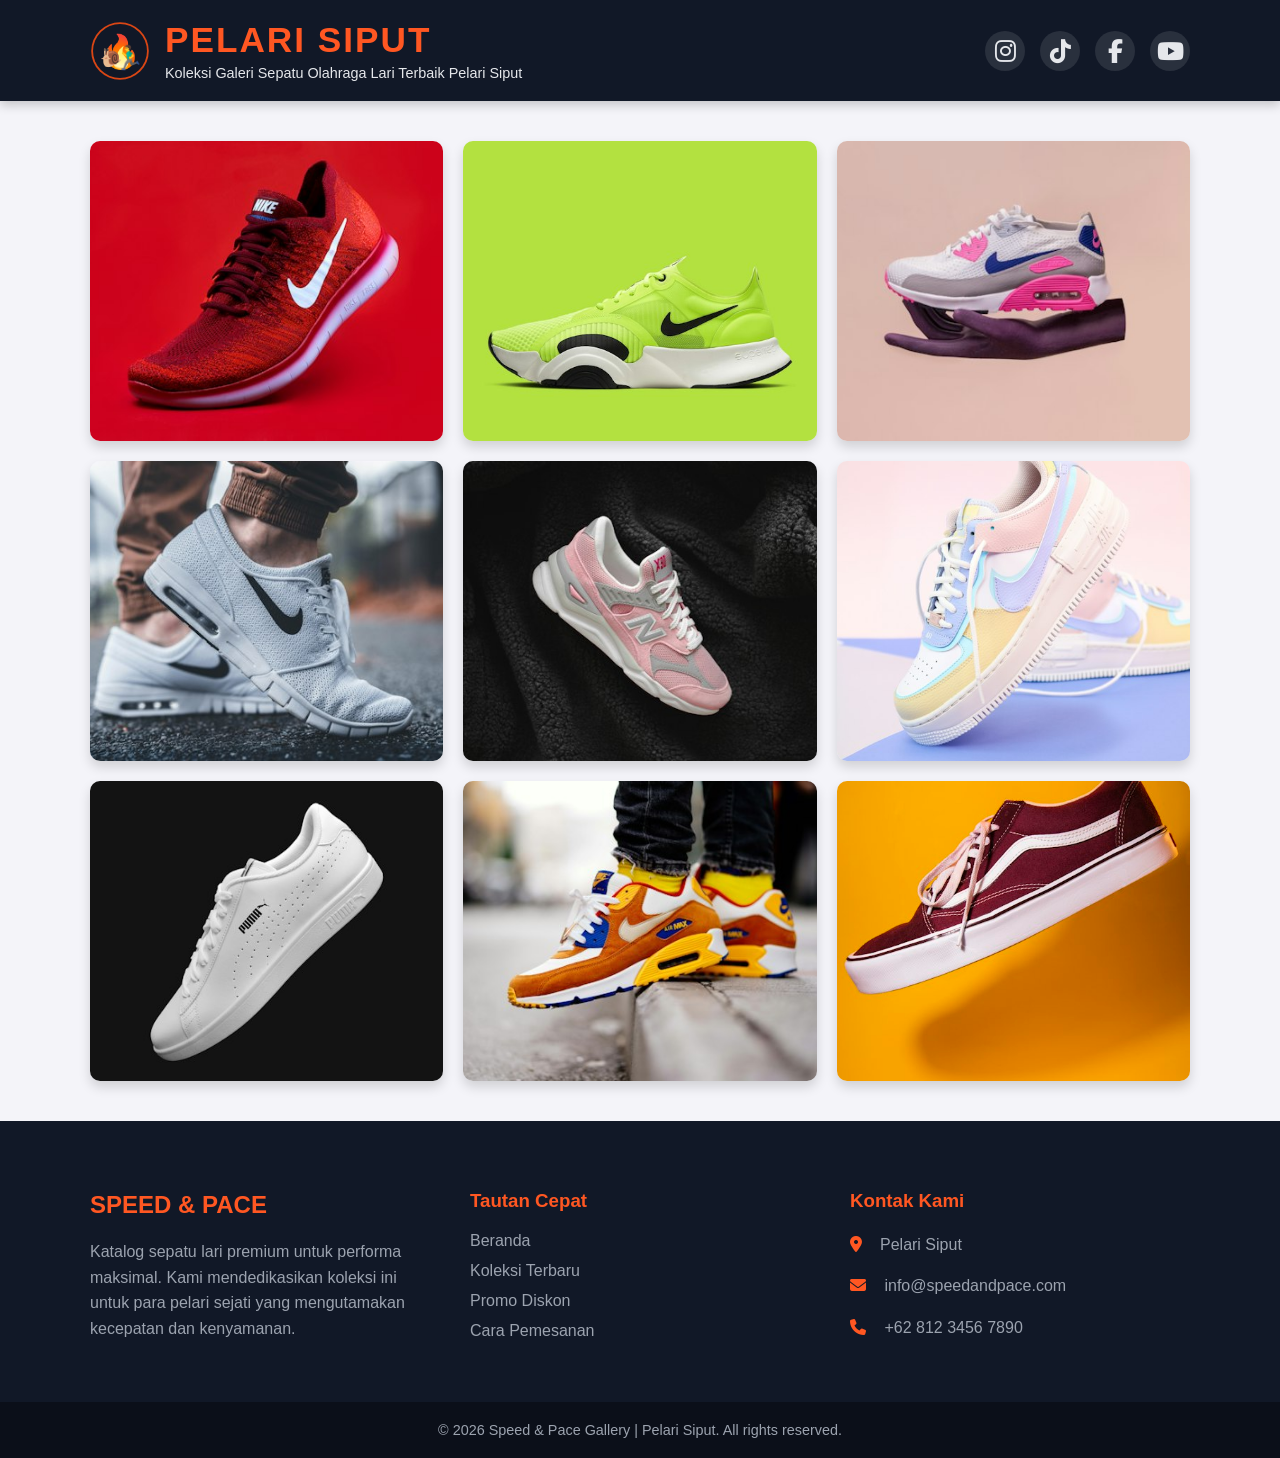
<file: index.html>
<!DOCTYPE html>
<html lang="id">
<head>
    <meta charset="UTF-8">
    <meta name="viewport" content="width=device-width, initial-scale=1.0">
    <title>Galeri Sepatu Lari PPLG</title>
    <!-- Menambahkan FontAwesome untuk Ikon Sosmed -->
    <link rel="stylesheet" href="https://cdnjs.cloudflare.com/ajax/libs/font-awesome/6.4.0/css/all.min.css">
    <link rel="stylesheet" href="style.css">
</head>
<body>

    <!-- Header dengan Judul dan Sosmed -->
    <header class="main-header">
        <div class="header-container">
            <div class="brand-area">
                <!-- Tambahkan tag img ini untuk logo -->
               <!-- <img src="img/logo.png" alt="Logo Pelari Siput" class="brand-logo">-->
                <img src="img/logo.svg" alt="Logo Pelari Siput" class="brand-logo">
                
                <div class="brand-text">
                    <h1>PELARI SIPUT</h1>
                    <p>Koleksi Galeri Sepatu Olahraga Lari Terbaik Pelari Siput</p>
                </div>
            </div>
            
            <div class="social-links">
                <a href="https://www.instagram.com/" title="Instagram"><i class="fa-brands fa-instagram"></i></a>
                <a href="https://www.tiktok.com/" title="TikTok"><i class="fa-brands fa-tiktok"></i></a>
                <a href="https://www.facebook.com/" title="Facebook"><i class="fa-brands fa-facebook-f"></i></a>
                <a href="https://www.youtube.com/" title="YouTube"><i class="fa-brands fa-youtube"></i></a>
            </div>
        </div>
    </header>

    <main class="gallery-container">
        <!-- Item Galeri dibungkus tag <a> menuju halaman detail -->
        <div class="gallery-item">
            <a href="produk1.html"><img src="img/sepatu1.jpg" alt="Sepatu Lari 1" class="gallery-img"></a>
        </div>
        <div class="gallery-item">
            <a href="produk2.html"><img src="img/sepatu2.jpg" alt="Sepatu Lari 2" class="gallery-img"></a>
        </div>
        <div class="gallery-item">
            <a href="produk3.html"><img src="img/sepatu3.jpg" alt="Sepatu Lari 3" class="gallery-img"></a>
        </div>
        <div class="gallery-item">
            <a href="produk4.html"><img src="img/sepatu4.jpg" alt="Sepatu Lari 4" class="gallery-img"></a>
        </div>
        <div class="gallery-item">
            <a href="produk5.html"><img src="img/sepatu5.jpg" alt="Sepatu Lari 5" class="gallery-img"></a>
        </div>
        <div class="gallery-item">
            <a href="produk6.html"><img src="img/sepatu6.jpg" alt="Sepatu Lari 6" class="gallery-img"></a>
        </div>
        <div class="gallery-item">
            <a href="produk7.html"><img src="img/sepatu7.jpg" alt="Sepatu Lari 7" class="gallery-img"></a>
        </div>
        <div class="gallery-item">
            <a href="produk8.html"><img src="img/sepatu8.jpg" alt="Sepatu Lari 8" class="gallery-img"></a>
        </div>
        <div class="gallery-item">
            <a href="produk9.html"><img src="img/sepatu9.jpg" alt="Sepatu Lari 9" class="gallery-img"></a>
        </div>
        <!-- Lakukan hal yang sama untuk sepatu4 hingga sepatu9 -->
    </main>
    <!-- Modal Lightbox (Muncul saat gambar diklik) -->
    <div id="lightbox" class="lightbox-modal">
        <span class="close-btn">&times;</span>
        <img class="lightbox-content" id="lightbox-img" alt="Zoom Sepatu">
    </div>

    <!-- Footer Profesional Berbasis Kolom -->
    <footer class="main-footer">
        <div class="footer-content">
            <div class="footer-section about">
                <h2>SPEED & PACE</h2>
                <p>Katalog sepatu lari premium untuk performa maksimal. Kami mendedikasikan koleksi ini untuk para pelari sejati yang mengutamakan kecepatan dan kenyamanan.</p>
            </div>
            <div class="footer-section links">
                <h3>Tautan Cepat</h3>
                <ul>
                    <li><a href="#">Beranda</a></li>
                    <li><a href="#">Koleksi Terbaru</a></li>
                    <li><a href="#">Promo Diskon</a></li>
                    <li><a href="#">Cara Pemesanan</a></li>
                </ul>
            </div>
            <div class="footer-section contact">
                <h3>Kontak Kami</h3>
                <p><i class="fa-solid fa-location-dot"></i>Pelari Siput</p>
                <p><i class="fa-solid fa-envelope"></i> info@speedandpace.com</p>
                <p><i class="fa-solid fa-phone"></i> +62 812 3456 7890</p>
            </div>
        </div>
        <div class="footer-bottom">
            &copy; 2026 Speed & Pace Gallery | Pelari Siput. All rights reserved.
        </div>
    </footer>

    <script src="script.js"></script>
</body>
</html>
</file>
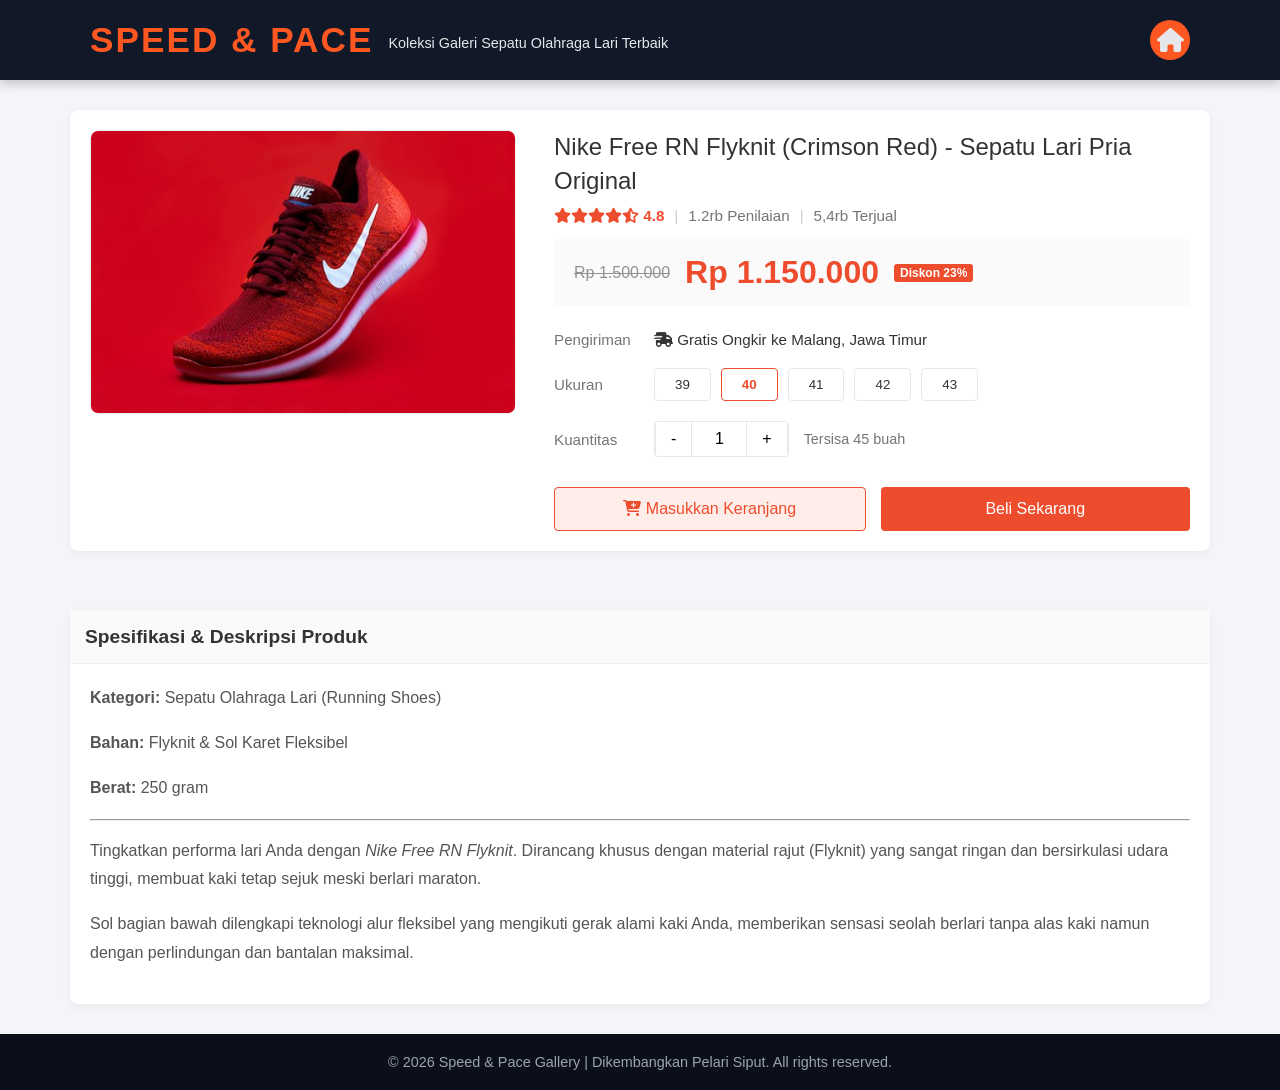
<file: produk1.html>
<!DOCTYPE html>
<html lang="id">
<head>
    <meta charset="UTF-8">
    <meta name="viewport" content="width=device-width, initial-scale=1.0">
    <title>Detail Produk - Speed & Pace</title>
    <link rel="stylesheet" href="https://cdnjs.cloudflare.com/ajax/libs/font-awesome/6.4.0/css/all.min.css">
    <link rel="stylesheet" href="style.css">
</head>
<body>

    <!-- Header Sama Seperti Index -->
    <header class="main-header">
        <div class="header-container">
            <div class="brand-area">
                <h1>SPEED & PACE</h1>
                <p>Koleksi Galeri Sepatu Olahraga Lari Terbaik</p>
            </div>
            <div class="social-links">
                <a href="index.html" title="Kembali ke Beranda" style="background-color: var(--accent-color);"><i class="fa-solid fa-home"></i></a>
            </div>
        </div>
    </header>

    <!-- KONTEN DETAIL PRODUK ALA E-COMMERCE -->
    <main class="product-detail-container">
        <!-- Bagian Kiri: Gambar Produk -->
        <div class="product-image-box">
            <img src="img/sepatu1.jpg" alt="Nike Free RN Merah" id="main-product-img">
        </div>

        <!-- Bagian Kanan: Info Produk -->
        <div class="product-info-box">
            <h1 class="product-title">Nike Free RN Flyknit (Crimson Red) - Sepatu Lari Pria Original</h1>
            
            <div class="product-meta">
                <span class="rating">
                    <i class="fa-solid fa-star"></i><i class="fa-solid fa-star"></i><i class="fa-solid fa-star"></i><i class="fa-solid fa-star"></i><i class="fa-solid fa-star-half-stroke"></i>
                    4.8
                </span>
                <span class="divider">|</span>
                <span>1.2rb Penilaian</span>
                <span class="divider">|</span>
                <span>5,4rb Terjual</span>
            </div>

            <div class="product-price-box">
                <span class="price-discount">Rp 1.500.000</span>
                <span class="price-final">Rp 1.150.000</span>
                <span class="badge-discount">Diskon 23%</span>
            </div>

            <div class="product-options">
                <div class="option-row">
                    <span class="option-label">Pengiriman</span>
                    <span class="option-value"><i class="fa-solid fa-truck-fast"></i> Gratis Ongkir ke Malang, Jawa Timur</span>
                </div>
                <div class="option-row">
                    <span class="option-label">Ukuran</span>
                    <div class="size-buttons">
                        <button class="size-btn">39</button>
                        <button class="size-btn active">40</button>
                        <button class="size-btn">41</button>
                        <button class="size-btn">42</button>
                        <button class="size-btn">43</button>
                    </div>
                </div>
                <div class="option-row">
                    <span class="option-label">Kuantitas</span>
                    <div class="qty-box">
                        <button class="qty-btn">-</button>
                        <input type="text" value="1" class="qty-input">
                        <button class="qty-btn">+</button>
                    </div>
                    <span style="color: #757575; font-size: 0.9rem; margin-left: 15px;">Tersisa 45 buah</span>
                </div>
            </div>

            <div class="product-actions">
                <button class="btn-cart"><i class="fa-solid fa-cart-plus"></i> Masukkan Keranjang</button>
                <button class="btn-buy">Beli Sekarang</button>
            </div>
        </div>
    </main>

    <!-- Spesifikasi & Deskripsi Panjang -->
    <div class="product-description-container">
        <h2>Spesifikasi & Deskripsi Produk</h2>
        <div class="desc-content">
            <p><strong>Kategori:</strong> Sepatu Olahraga Lari (Running Shoes)</p>
            <p><strong>Bahan:</strong> Flyknit & Sol Karet Fleksibel</p>
            <p><strong>Berat:</strong> 250 gram</p>
            <hr>
            <p>Tingkatkan performa lari Anda dengan <em>Nike Free RN Flyknit</em>. Dirancang khusus dengan material rajut (Flyknit) yang sangat ringan dan bersirkulasi udara tinggi, membuat kaki tetap sejuk meski berlari maraton.</p>
            <p>Sol bagian bawah dilengkapi teknologi alur fleksibel yang mengikuti gerak alami kaki Anda, memberikan sensasi seolah berlari tanpa alas kaki namun dengan perlindungan dan bantalan maksimal.</p>
        </div>
    </div>

    <!-- Footer Sama Seperti Index -->
    <footer class="main-footer">
        <div class="footer-bottom">
            &copy; 2026 Speed & Pace Gallery | Dikembangkan Pelari Siput. All rights reserved.
        </div>
    </footer>

</body>
</html>
</file>
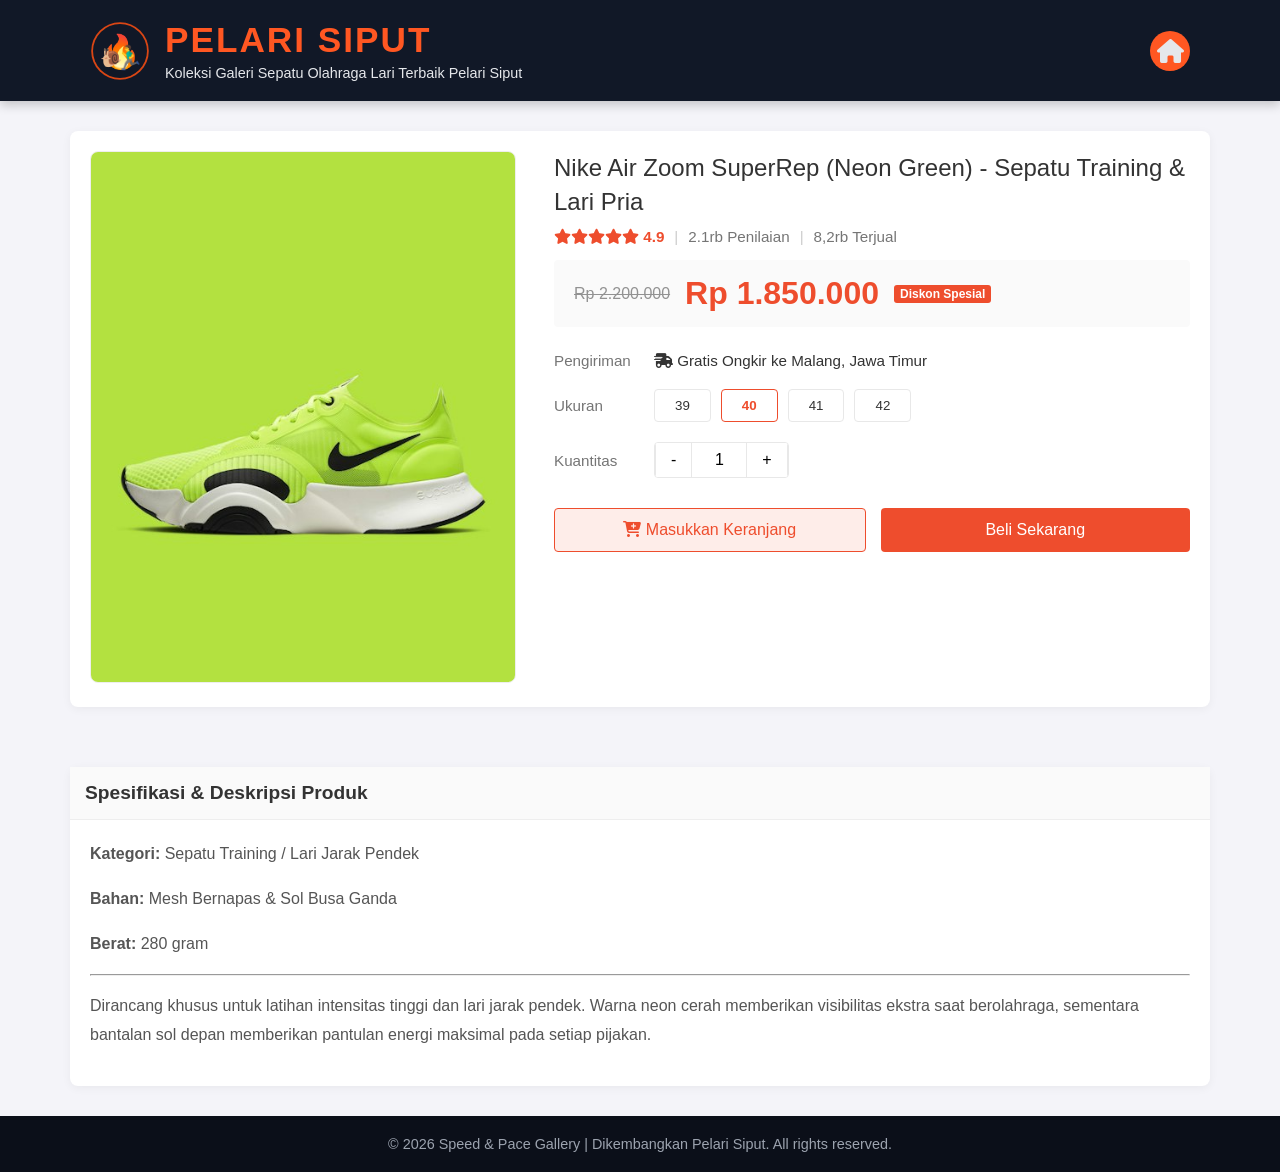
<file: produk2.html>
<!DOCTYPE html>
<html lang="id">
<head>
    <meta charset="UTF-8">
    <meta name="viewport" content="width=device-width, initial-scale=1.0">
    <title>Detail Produk 2 - Pelari Siput</title>
    <link rel="stylesheet" href="https://cdnjs.cloudflare.com/ajax/libs/font-awesome/6.4.0/css/all.min.css">
    <link rel="stylesheet" href="style.css">
</head>
<body>

    <header class="main-header">
        <div class="header-container">
            <div class="brand-area">
                <img src="img/logo.svg" alt="Logo Pelari Siput" class="brand-logo">
                <div class="brand-text">
                    <h1>PELARI SIPUT</h1>
                    <p>Koleksi Galeri Sepatu Olahraga Lari Terbaik Pelari Siput</p>
                </div>
            </div>
            <div class="social-links">
                <a href="index.html" title="Kembali ke Beranda" style="background-color: var(--accent-color);"><i class="fa-solid fa-home"></i></a>
            </div>
        </div>
    </header>

    <main class="product-detail-container">
        <div class="product-image-box">
            <img src="img/sepatu2.jpg" alt="Nike Air Zoom SuperRep" id="main-product-img">
        </div>
        <div class="product-info-box">
            <h1 class="product-title">Nike Air Zoom SuperRep (Neon Green) - Sepatu Training & Lari Pria</h1>
            <div class="product-meta">
                <span class="rating"><i class="fa-solid fa-star"></i><i class="fa-solid fa-star"></i><i class="fa-solid fa-star"></i><i class="fa-solid fa-star"></i><i class="fa-solid fa-star"></i> 4.9</span>
                <span class="divider">|</span><span>2.1rb Penilaian</span><span class="divider">|</span><span>8,2rb Terjual</span>
            </div>
            <div class="product-price-box">
                <span class="price-discount">Rp 2.200.000</span>
                <span class="price-final">Rp 1.850.000</span>
                <span class="badge-discount">Diskon Spesial</span>
            </div>
            <div class="product-options">
                <div class="option-row"><span class="option-label">Pengiriman</span><span class="option-value"><i class="fa-solid fa-truck-fast"></i> Gratis Ongkir ke Malang, Jawa Timur</span></div>
                <div class="option-row">
                    <span class="option-label">Ukuran</span>
                    <div class="size-buttons"><button class="size-btn">39</button><button class="size-btn active">40</button><button class="size-btn">41</button><button class="size-btn">42</button></div>
                </div>
                <div class="option-row">
                    <span class="option-label">Kuantitas</span>
                    <div class="qty-box"><button class="qty-btn">-</button><input type="text" value="1" class="qty-input"><button class="qty-btn">+</button></div>
                </div>
            </div>
            <div class="product-actions">
                <button class="btn-cart"><i class="fa-solid fa-cart-plus"></i> Masukkan Keranjang</button>
                <button class="btn-buy">Beli Sekarang</button>
            </div>
        </div>
    </main>

    <div class="product-description-container">
        <h2>Spesifikasi & Deskripsi Produk</h2>
        <div class="desc-content">
            <p><strong>Kategori:</strong> Sepatu Training / Lari Jarak Pendek</p>
            <p><strong>Bahan:</strong> Mesh Bernapas & Sol Busa Ganda</p>
            <p><strong>Berat:</strong> 280 gram</p>
            <hr>
            <p>Dirancang khusus untuk latihan intensitas tinggi dan lari jarak pendek. Warna neon cerah memberikan visibilitas ekstra saat berolahraga, sementara bantalan sol depan memberikan pantulan energi maksimal pada setiap pijakan.</p>
        </div>
    </div>

      <footer class="main-footer">
        <div class="footer-bottom">
            &copy; 2026 Speed & Pace Gallery | Dikembangkan Pelari Siput. All rights reserved.
        </div>
    </footer>
</body>
</html>
</file>
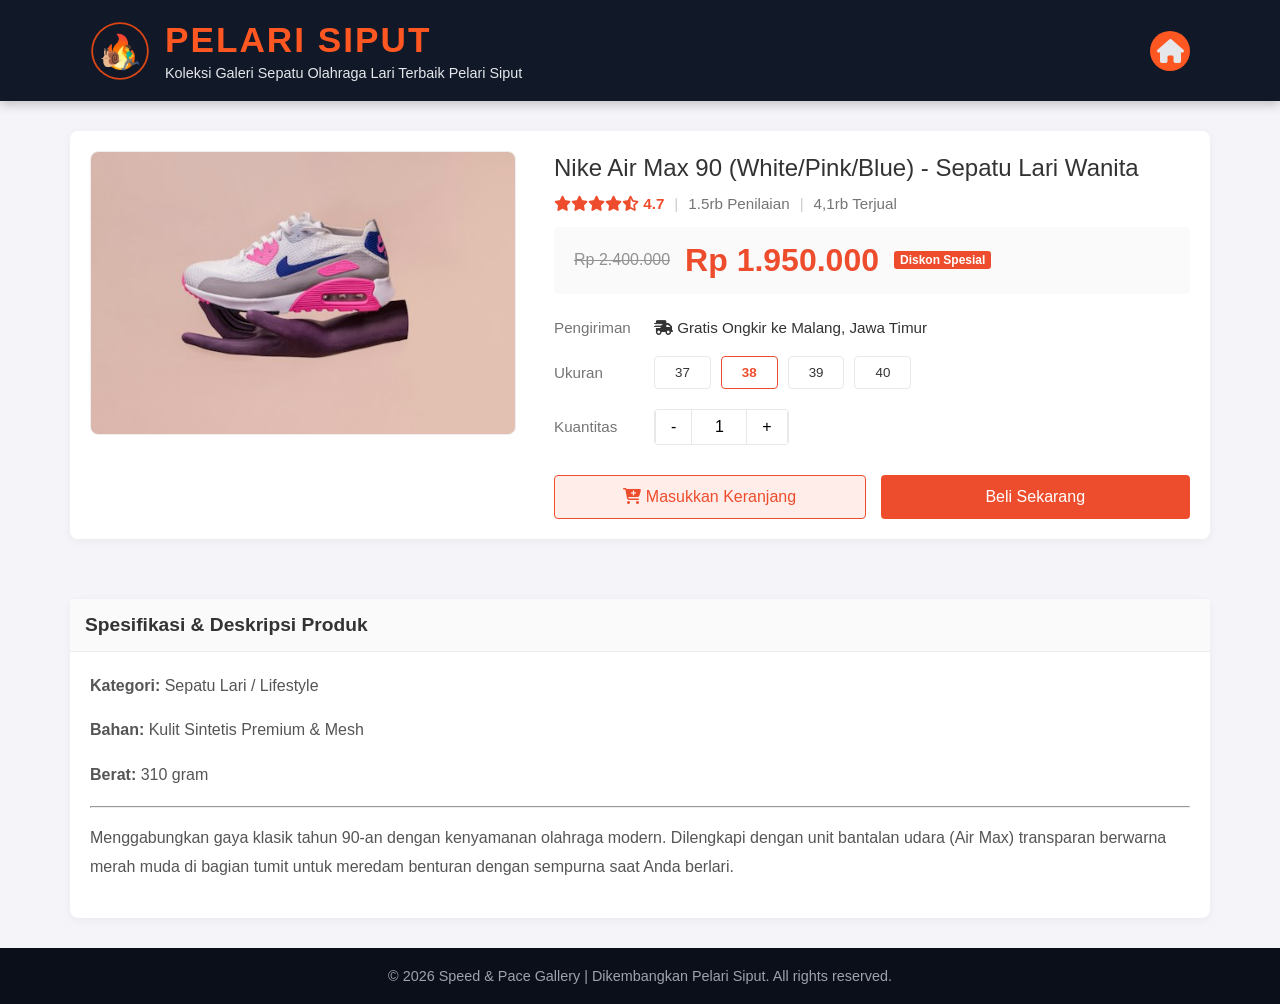
<file: pruduk3.html>
<!DOCTYPE html>
<html lang="id">
<head>
    <meta charset="UTF-8">
    <meta name="viewport" content="width=device-width, initial-scale=1.0">
    <title>Detail Produk 3 - Pelari Siput</title>
    <link rel="stylesheet" href="https://cdnjs.cloudflare.com/ajax/libs/font-awesome/6.4.0/css/all.min.css">
    <link rel="stylesheet" href="style.css">
</head>
<body>

    <header class="main-header">
        <div class="header-container">
            <div class="brand-area">
                <img src="img/logo.svg" alt="Logo Pelari Siput" class="brand-logo">
                <div class="brand-text">
                    <h1>PELARI SIPUT</h1>
                    <p>Koleksi Galeri Sepatu Olahraga Lari Terbaik Pelari Siput</p>
                </div>
            </div>
            <div class="social-links">
                <a href="index.html" title="Kembali ke Beranda" style="background-color: var(--accent-color);"><i class="fa-solid fa-home"></i></a>
            </div>
        </div>
    </header>

    <main class="product-detail-container">
        <div class="product-image-box">
            <img src="img/sepatu3.jpg" alt="Nike Air Max 90" id="main-product-img">
        </div>
        <div class="product-info-box">
            <h1 class="product-title">Nike Air Max 90 (White/Pink/Blue) - Sepatu Lari Wanita</h1>
            <div class="product-meta">
                <span class="rating"><i class="fa-solid fa-star"></i><i class="fa-solid fa-star"></i><i class="fa-solid fa-star"></i><i class="fa-solid fa-star"></i><i class="fa-solid fa-star-half-stroke"></i> 4.7</span>
                <span class="divider">|</span><span>1.5rb Penilaian</span><span class="divider">|</span><span>4,1rb Terjual</span>
            </div>
            <div class="product-price-box">
                <span class="price-discount">Rp 2.400.000</span>
                <span class="price-final">Rp 1.950.000</span>
                <span class="badge-discount">Diskon Spesial</span>
            </div>
            <div class="product-options">
                <div class="option-row"><span class="option-label">Pengiriman</span><span class="option-value"><i class="fa-solid fa-truck-fast"></i> Gratis Ongkir ke Malang, Jawa Timur</span></div>
                <div class="option-row">
                    <span class="option-label">Ukuran</span>
                    <div class="size-buttons"><button class="size-btn">37</button><button class="size-btn active">38</button><button class="size-btn">39</button><button class="size-btn">40</button></div>
                </div>
                <div class="option-row">
                    <span class="option-label">Kuantitas</span>
                    <div class="qty-box"><button class="qty-btn">-</button><input type="text" value="1" class="qty-input"><button class="qty-btn">+</button></div>
                </div>
            </div>
            <div class="product-actions">
                <button class="btn-cart"><i class="fa-solid fa-cart-plus"></i> Masukkan Keranjang</button>
                <button class="btn-buy">Beli Sekarang</button>
            </div>
        </div>
    </main>

    <div class="product-description-container">
        <h2>Spesifikasi & Deskripsi Produk</h2>
        <div class="desc-content">
            <p><strong>Kategori:</strong> Sepatu Lari / Lifestyle</p>
            <p><strong>Bahan:</strong> Kulit Sintetis Premium & Mesh</p>
            <p><strong>Berat:</strong> 310 gram</p>
            <hr>
            <p>Menggabungkan gaya klasik tahun 90-an dengan kenyamanan olahraga modern. Dilengkapi dengan unit bantalan udara (Air Max) transparan berwarna merah muda di bagian tumit untuk meredam benturan dengan sempurna saat Anda berlari.</p>
        </div>
    </div>
  <footer class="main-footer">
        <div class="footer-bottom">
            &copy; 2026 Speed & Pace Gallery | Dikembangkan Pelari Siput. All rights reserved.
        </div>
    </footer>
</body>
</html>
</file>
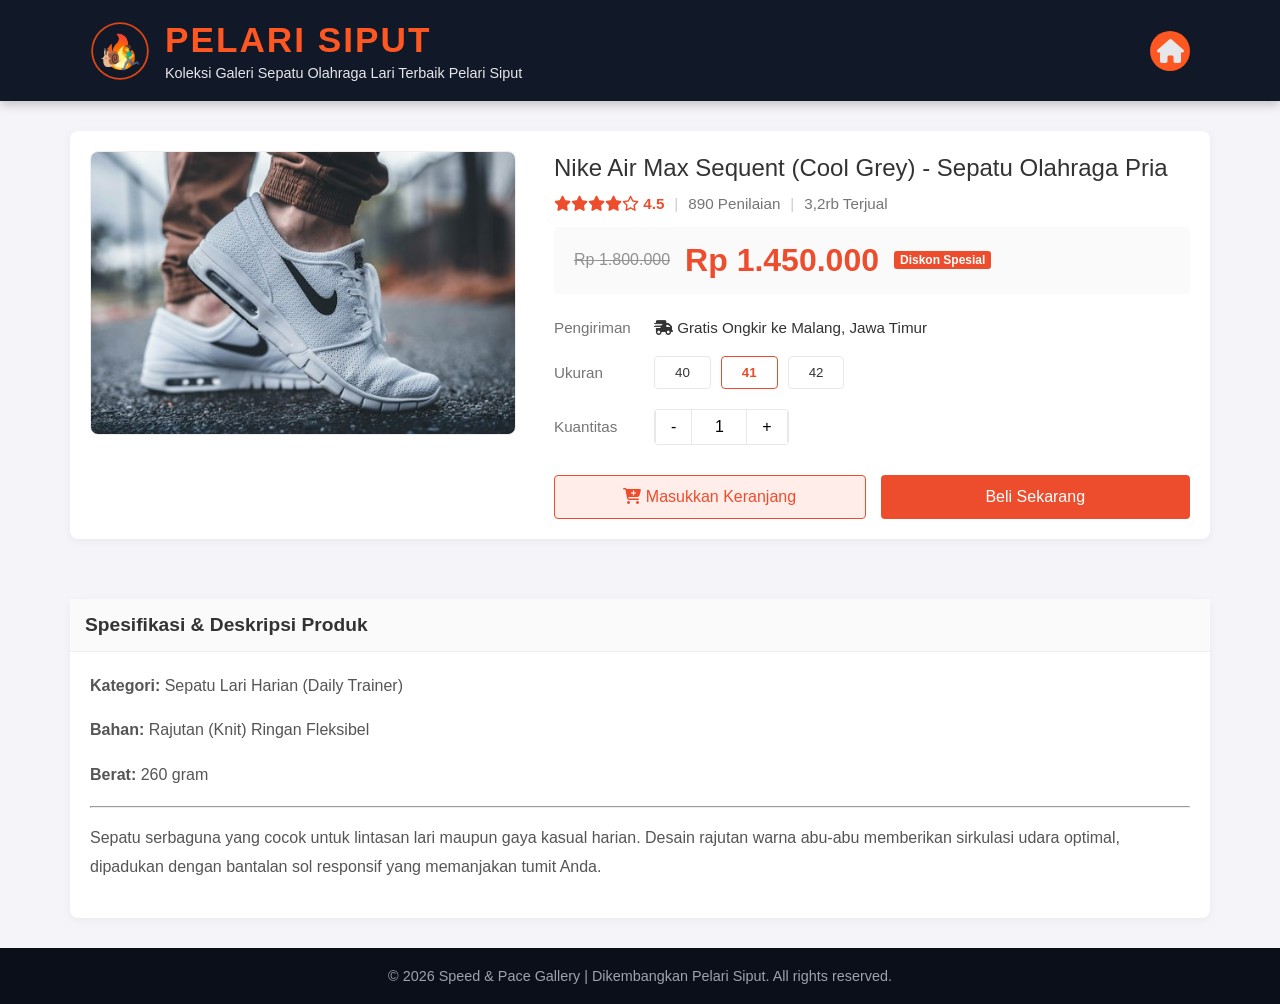
<file: pruduk4.html>
<!DOCTYPE html>
<html lang="id">
<head>
    <meta charset="UTF-8">
    <meta name="viewport" content="width=device-width, initial-scale=1.0">
    <title>Detail Produk 4 - Pelari Siput</title>
    <link rel="stylesheet" href="https://cdnjs.cloudflare.com/ajax/libs/font-awesome/6.4.0/css/all.min.css">
    <link rel="stylesheet" href="style.css">
</head>
<body>

    <header class="main-header">
        <div class="header-container">
            <div class="brand-area">
                <img src="img/logo.svg" alt="Logo Pelari Siput" class="brand-logo">
                <div class="brand-text">
                    <h1>PELARI SIPUT</h1>
                    <p>Koleksi Galeri Sepatu Olahraga Lari Terbaik Pelari Siput</p>
                </div>
            </div>
            <div class="social-links">
                <a href="index.html" title="Kembali ke Beranda" style="background-color: var(--accent-color);"><i class="fa-solid fa-home"></i></a>
            </div>
        </div>
    </header>

    <main class="product-detail-container">
        <div class="product-image-box">
            <img src="img/sepatu4.jpg" alt="Nike Air Max Sequent" id="main-product-img">
        </div>
        <div class="product-info-box">
            <h1 class="product-title">Nike Air Max Sequent (Cool Grey) - Sepatu Olahraga Pria</h1>
            <div class="product-meta">
                <span class="rating"><i class="fa-solid fa-star"></i><i class="fa-solid fa-star"></i><i class="fa-solid fa-star"></i><i class="fa-solid fa-star"></i><i class="fa-regular fa-star"></i> 4.5</span>
                <span class="divider">|</span><span>890 Penilaian</span><span class="divider">|</span><span>3,2rb Terjual</span>
            </div>
            <div class="product-price-box">
                <span class="price-discount">Rp 1.800.000</span>
                <span class="price-final">Rp 1.450.000</span>
                <span class="badge-discount">Diskon Spesial</span>
            </div>
            <div class="product-options">
                <div class="option-row"><span class="option-label">Pengiriman</span><span class="option-value"><i class="fa-solid fa-truck-fast"></i> Gratis Ongkir ke Malang, Jawa Timur</span></div>
                <div class="option-row">
                    <span class="option-label">Ukuran</span>
                    <div class="size-buttons"><button class="size-btn">40</button><button class="size-btn active">41</button><button class="size-btn">42</button></div>
                </div>
                <div class="option-row">
                    <span class="option-label">Kuantitas</span>
                    <div class="qty-box"><button class="qty-btn">-</button><input type="text" value="1" class="qty-input"><button class="qty-btn">+</button></div>
                </div>
            </div>
            <div class="product-actions">
                <button class="btn-cart"><i class="fa-solid fa-cart-plus"></i> Masukkan Keranjang</button>
                <button class="btn-buy">Beli Sekarang</button>
            </div>
        </div>
    </main>

    <div class="product-description-container">
        <h2>Spesifikasi & Deskripsi Produk</h2>
        <div class="desc-content">
            <p><strong>Kategori:</strong> Sepatu Lari Harian (Daily Trainer)</p>
            <p><strong>Bahan:</strong> Rajutan (Knit) Ringan Fleksibel</p>
            <p><strong>Berat:</strong> 260 gram</p>
            <hr>
            <p>Sepatu serbaguna yang cocok untuk lintasan lari maupun gaya kasual harian. Desain rajutan warna abu-abu memberikan sirkulasi udara optimal, dipadukan dengan bantalan sol responsif yang memanjakan tumit Anda.</p>
        </div>
    </div>

      <footer class="main-footer">
        <div class="footer-bottom">
            &copy; 2026 Speed & Pace Gallery | Dikembangkan Pelari Siput. All rights reserved.
        </div>
    </footer>
</body>
</html>
</file>
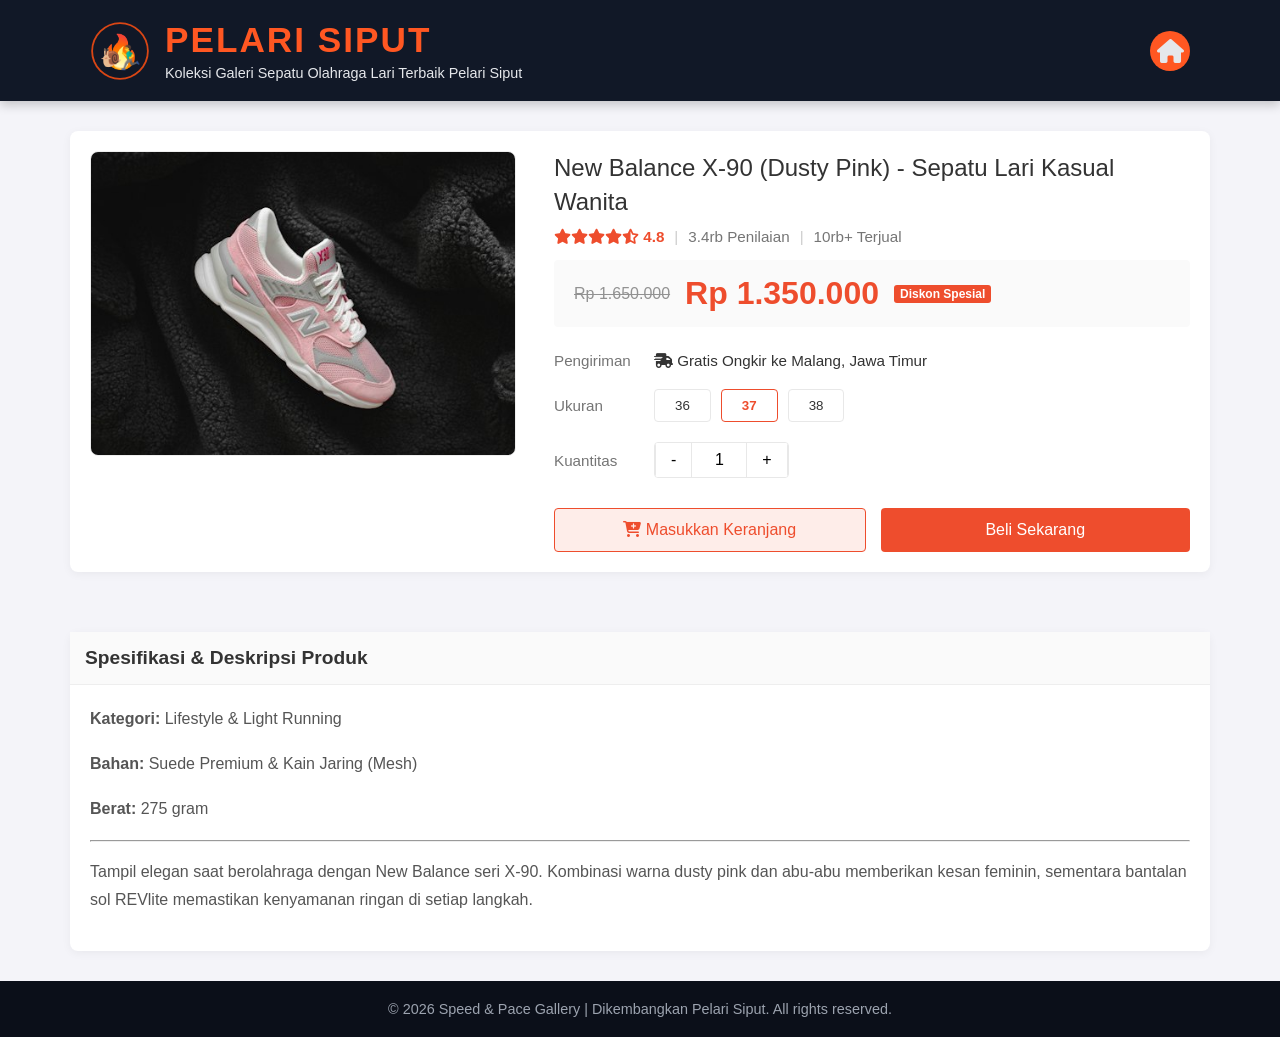
<file: pruduk5.html>
<!DOCTYPE html>
<html lang="id">
<head>
    <meta charset="UTF-8">
    <meta name="viewport" content="width=device-width, initial-scale=1.0">
    <title>Detail Produk 5 - Pelari Siput</title>
    <link rel="stylesheet" href="https://cdnjs.cloudflare.com/ajax/libs/font-awesome/6.4.0/css/all.min.css">
    <link rel="stylesheet" href="style.css">
</head>
<body>

    <header class="main-header">
        <div class="header-container">
            <div class="brand-area">
                <img src="img/logo.svg" alt="Logo Pelari Siput" class="brand-logo">
                <div class="brand-text">
                    <h1>PELARI SIPUT</h1>
                    <p>Koleksi Galeri Sepatu Olahraga Lari Terbaik Pelari Siput</p>
                </div>
            </div>
            <div class="social-links">
                <a href="index.html" title="Kembali ke Beranda" style="background-color: var(--accent-color);"><i class="fa-solid fa-home"></i></a>
            </div>
        </div>
    </header>

    <main class="product-detail-container">
        <div class="product-image-box">
            <img src="img/sepatu5.jpg" alt="New Balance X-90" id="main-product-img">
        </div>
        <div class="product-info-box">
            <h1 class="product-title">New Balance X-90 (Dusty Pink) - Sepatu Lari Kasual Wanita</h1>
            <div class="product-meta">
                <span class="rating"><i class="fa-solid fa-star"></i><i class="fa-solid fa-star"></i><i class="fa-solid fa-star"></i><i class="fa-solid fa-star"></i><i class="fa-solid fa-star-half-stroke"></i> 4.8</span>
                <span class="divider">|</span><span>3.4rb Penilaian</span><span class="divider">|</span><span>10rb+ Terjual</span>
            </div>
            <div class="product-price-box">
                <span class="price-discount">Rp 1.650.000</span>
                <span class="price-final">Rp 1.350.000</span>
                <span class="badge-discount">Diskon Spesial</span>
            </div>
            <div class="product-options">
                <div class="option-row"><span class="option-label">Pengiriman</span><span class="option-value"><i class="fa-solid fa-truck-fast"></i> Gratis Ongkir ke Malang, Jawa Timur</span></div>
                <div class="option-row">
                    <span class="option-label">Ukuran</span>
                    <div class="size-buttons"><button class="size-btn">36</button><button class="size-btn active">37</button><button class="size-btn">38</button></div>
                </div>
                <div class="option-row">
                    <span class="option-label">Kuantitas</span>
                    <div class="qty-box"><button class="qty-btn">-</button><input type="text" value="1" class="qty-input"><button class="qty-btn">+</button></div>
                </div>
            </div>
            <div class="product-actions">
                <button class="btn-cart"><i class="fa-solid fa-cart-plus"></i> Masukkan Keranjang</button>
                <button class="btn-buy">Beli Sekarang</button>
            </div>
        </div>
    </main>

    <div class="product-description-container">
        <h2>Spesifikasi & Deskripsi Produk</h2>
        <div class="desc-content">
            <p><strong>Kategori:</strong> Lifestyle & Light Running</p>
            <p><strong>Bahan:</strong> Suede Premium & Kain Jaring (Mesh)</p>
            <p><strong>Berat:</strong> 275 gram</p>
            <hr>
            <p>Tampil elegan saat berolahraga dengan New Balance seri X-90. Kombinasi warna dusty pink dan abu-abu memberikan kesan feminin, sementara bantalan sol REVlite memastikan kenyamanan ringan di setiap langkah.</p>
        </div>
    </div>

      <footer class="main-footer">
        <div class="footer-bottom">
            &copy; 2026 Speed & Pace Gallery | Dikembangkan Pelari Siput. All rights reserved.
        </div>
    </footer>
</body>
</html>
</file>
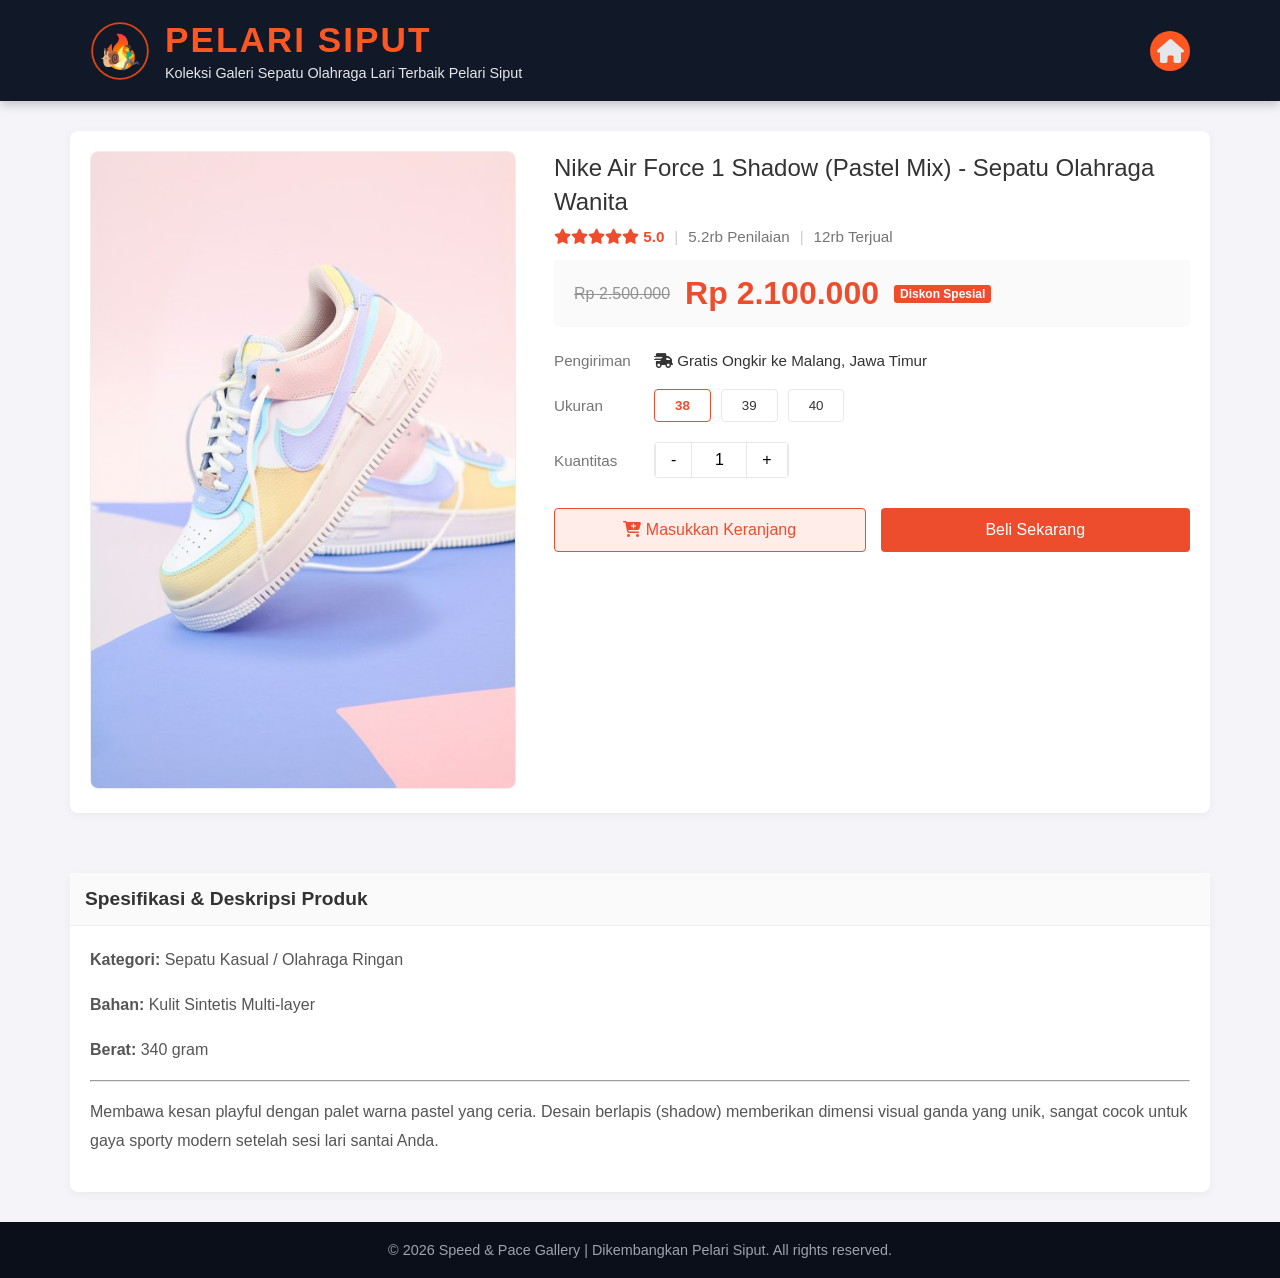
<file: pruduk6.html>
<!DOCTYPE html>
<html lang="id">
<head>
    <meta charset="UTF-8">
    <meta name="viewport" content="width=device-width, initial-scale=1.0">
    <title>Detail Produk 6 - Pelari Siput</title>
    <link rel="stylesheet" href="https://cdnjs.cloudflare.com/ajax/libs/font-awesome/6.4.0/css/all.min.css">
    <link rel="stylesheet" href="style.css">
</head>
<body>

    <header class="main-header">
        <div class="header-container">
            <div class="brand-area">
                <img src="img/logo.svg" alt="Logo Pelari Siput" class="brand-logo">
                <div class="brand-text">
                    <h1>PELARI SIPUT</h1>
                    <p>Koleksi Galeri Sepatu Olahraga Lari Terbaik Pelari Siput</p>
                </div>
            </div>
            <div class="social-links">
                <a href="index.html" title="Kembali ke Beranda" style="background-color: var(--accent-color);"><i class="fa-solid fa-home"></i></a>
            </div>
        </div>
    </header>

    <main class="product-detail-container">
        <div class="product-image-box">
            <img src="img/sepatu6.jpg" alt="Nike Air Force 1 Shadow" id="main-product-img">
        </div>
        <div class="product-info-box">
            <h1 class="product-title">Nike Air Force 1 Shadow (Pastel Mix) - Sepatu Olahraga Wanita</h1>
            <div class="product-meta">
                <span class="rating"><i class="fa-solid fa-star"></i><i class="fa-solid fa-star"></i><i class="fa-solid fa-star"></i><i class="fa-solid fa-star"></i><i class="fa-solid fa-star"></i> 5.0</span>
                <span class="divider">|</span><span>5.2rb Penilaian</span><span class="divider">|</span><span>12rb Terjual</span>
            </div>
            <div class="product-price-box">
                <span class="price-discount">Rp 2.500.000</span>
                <span class="price-final">Rp 2.100.000</span>
                <span class="badge-discount">Diskon Spesial</span>
            </div>
            <div class="product-options">
                <div class="option-row"><span class="option-label">Pengiriman</span><span class="option-value"><i class="fa-solid fa-truck-fast"></i> Gratis Ongkir ke Malang, Jawa Timur</span></div>
                <div class="option-row">
                    <span class="option-label">Ukuran</span>
                    <div class="size-buttons"><button class="size-btn active">38</button><button class="size-btn">39</button><button class="size-btn">40</button></div>
                </div>
                <div class="option-row">
                    <span class="option-label">Kuantitas</span>
                    <div class="qty-box"><button class="qty-btn">-</button><input type="text" value="1" class="qty-input"><button class="qty-btn">+</button></div>
                </div>
            </div>
            <div class="product-actions">
                <button class="btn-cart"><i class="fa-solid fa-cart-plus"></i> Masukkan Keranjang</button>
                <button class="btn-buy">Beli Sekarang</button>
            </div>
        </div>
    </main>

    <div class="product-description-container">
        <h2>Spesifikasi & Deskripsi Produk</h2>
        <div class="desc-content">
            <p><strong>Kategori:</strong> Sepatu Kasual / Olahraga Ringan</p>
            <p><strong>Bahan:</strong> Kulit Sintetis Multi-layer</p>
            <p><strong>Berat:</strong> 340 gram</p>
            <hr>
            <p>Membawa kesan playful dengan palet warna pastel yang ceria. Desain berlapis (shadow) memberikan dimensi visual ganda yang unik, sangat cocok untuk gaya sporty modern setelah sesi lari santai Anda.</p>
        </div>
    </div>

      <footer class="main-footer">
        <div class="footer-bottom">
            &copy; 2026 Speed & Pace Gallery | Dikembangkan Pelari Siput. All rights reserved.
        </div>
    </footer>
</body>
</html>
</file>
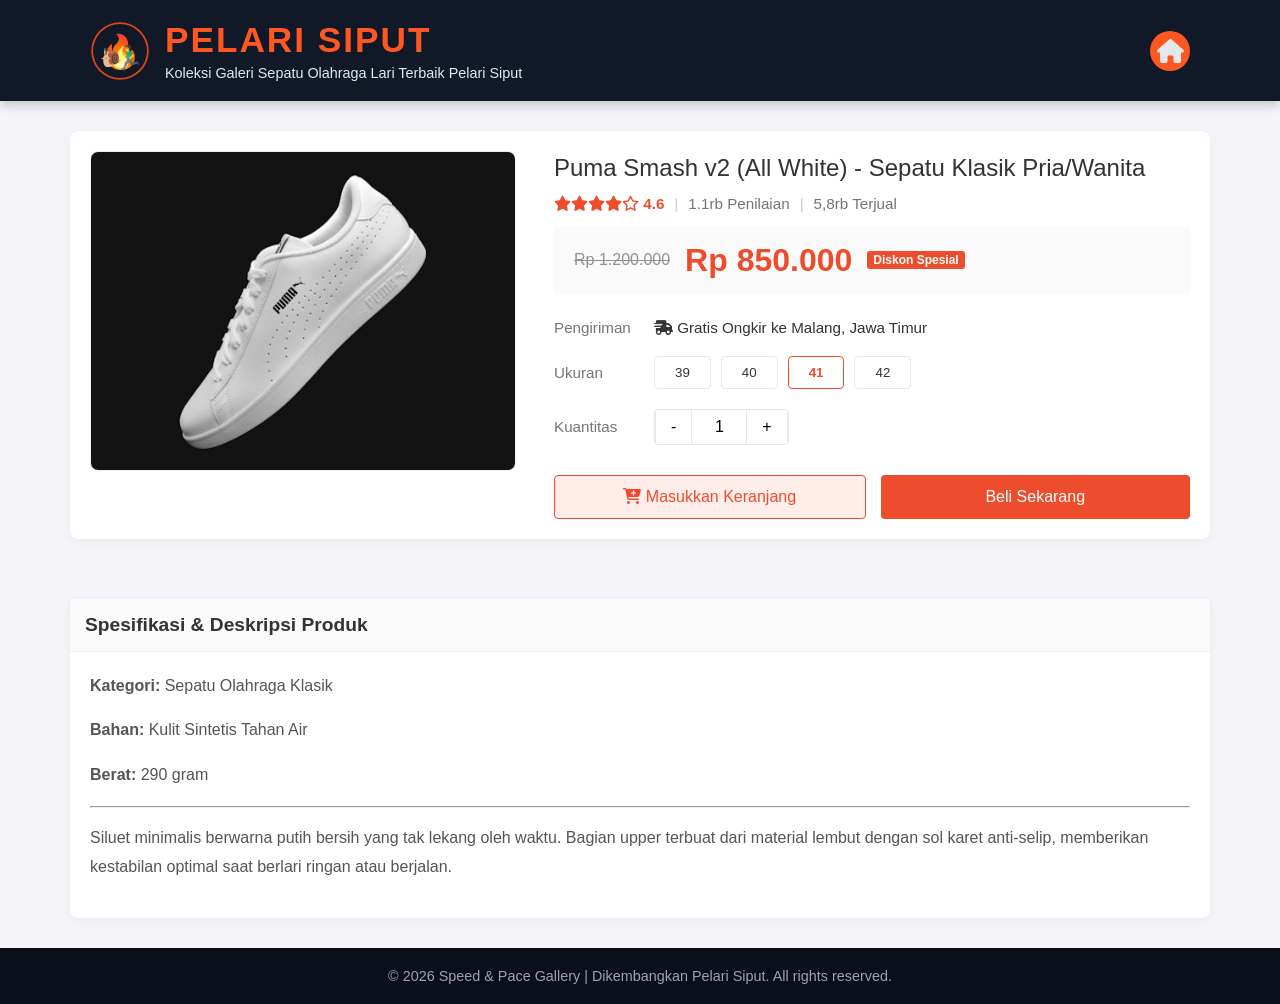
<file: pruduk7.html>
<!DOCTYPE html>
<html lang="id">
<head>
    <meta charset="UTF-8">
    <meta name="viewport" content="width=device-width, initial-scale=1.0">
    <title>Detail Produk 7 - Pelari Siput</title>
    <link rel="stylesheet" href="https://cdnjs.cloudflare.com/ajax/libs/font-awesome/6.4.0/css/all.min.css">
    <link rel="stylesheet" href="style.css">
</head>
<body>

    <header class="main-header">
        <div class="header-container">
            <div class="brand-area">
                <img src="img/logo.svg" alt="Logo Pelari Siput" class="brand-logo">
                <div class="brand-text">
                    <h1>PELARI SIPUT</h1>
                    <p>Koleksi Galeri Sepatu Olahraga Lari Terbaik Pelari Siput</p>
                </div>
            </div>
            <div class="social-links">
                <a href="index.html" title="Kembali ke Beranda" style="background-color: var(--accent-color);"><i class="fa-solid fa-home"></i></a>
            </div>
        </div>
    </header>

    <main class="product-detail-container">
        <div class="product-image-box">
            <img src="img/sepatu7.jpg" alt="Puma Smash v2" id="main-product-img">
        </div>
        <div class="product-info-box">
            <h1 class="product-title">Puma Smash v2 (All White) - Sepatu Klasik Pria/Wanita</h1>
            <div class="product-meta">
                <span class="rating"><i class="fa-solid fa-star"></i><i class="fa-solid fa-star"></i><i class="fa-solid fa-star"></i><i class="fa-solid fa-star"></i><i class="fa-regular fa-star"></i> 4.6</span>
                <span class="divider">|</span><span>1.1rb Penilaian</span><span class="divider">|</span><span>5,8rb Terjual</span>
            </div>
            <div class="product-price-box">
                <span class="price-discount">Rp 1.200.000</span>
                <span class="price-final">Rp 850.000</span>
                <span class="badge-discount">Diskon Spesial</span>
            </div>
            <div class="product-options">
                <div class="option-row"><span class="option-label">Pengiriman</span><span class="option-value"><i class="fa-solid fa-truck-fast"></i> Gratis Ongkir ke Malang, Jawa Timur</span></div>
                <div class="option-row">
                    <span class="option-label">Ukuran</span>
                    <div class="size-buttons"><button class="size-btn">39</button><button class="size-btn">40</button><button class="size-btn active">41</button><button class="size-btn">42</button></div>
                </div>
                <div class="option-row">
                    <span class="option-label">Kuantitas</span>
                    <div class="qty-box"><button class="qty-btn">-</button><input type="text" value="1" class="qty-input"><button class="qty-btn">+</button></div>
                </div>
            </div>
            <div class="product-actions">
                <button class="btn-cart"><i class="fa-solid fa-cart-plus"></i> Masukkan Keranjang</button>
                <button class="btn-buy">Beli Sekarang</button>
            </div>
        </div>
    </main>

    <div class="product-description-container">
        <h2>Spesifikasi & Deskripsi Produk</h2>
        <div class="desc-content">
            <p><strong>Kategori:</strong> Sepatu Olahraga Klasik</p>
            <p><strong>Bahan:</strong> Kulit Sintetis Tahan Air</p>
            <p><strong>Berat:</strong> 290 gram</p>
            <hr>
            <p>Siluet minimalis berwarna putih bersih yang tak lekang oleh waktu. Bagian upper terbuat dari material lembut dengan sol karet anti-selip, memberikan kestabilan optimal saat berlari ringan atau berjalan.</p>
        </div>
    </div>

      <footer class="main-footer">
        <div class="footer-bottom">
            &copy; 2026 Speed & Pace Gallery | Dikembangkan Pelari Siput. All rights reserved.
        </div>
    </footer>
</body>
</html>
</file>
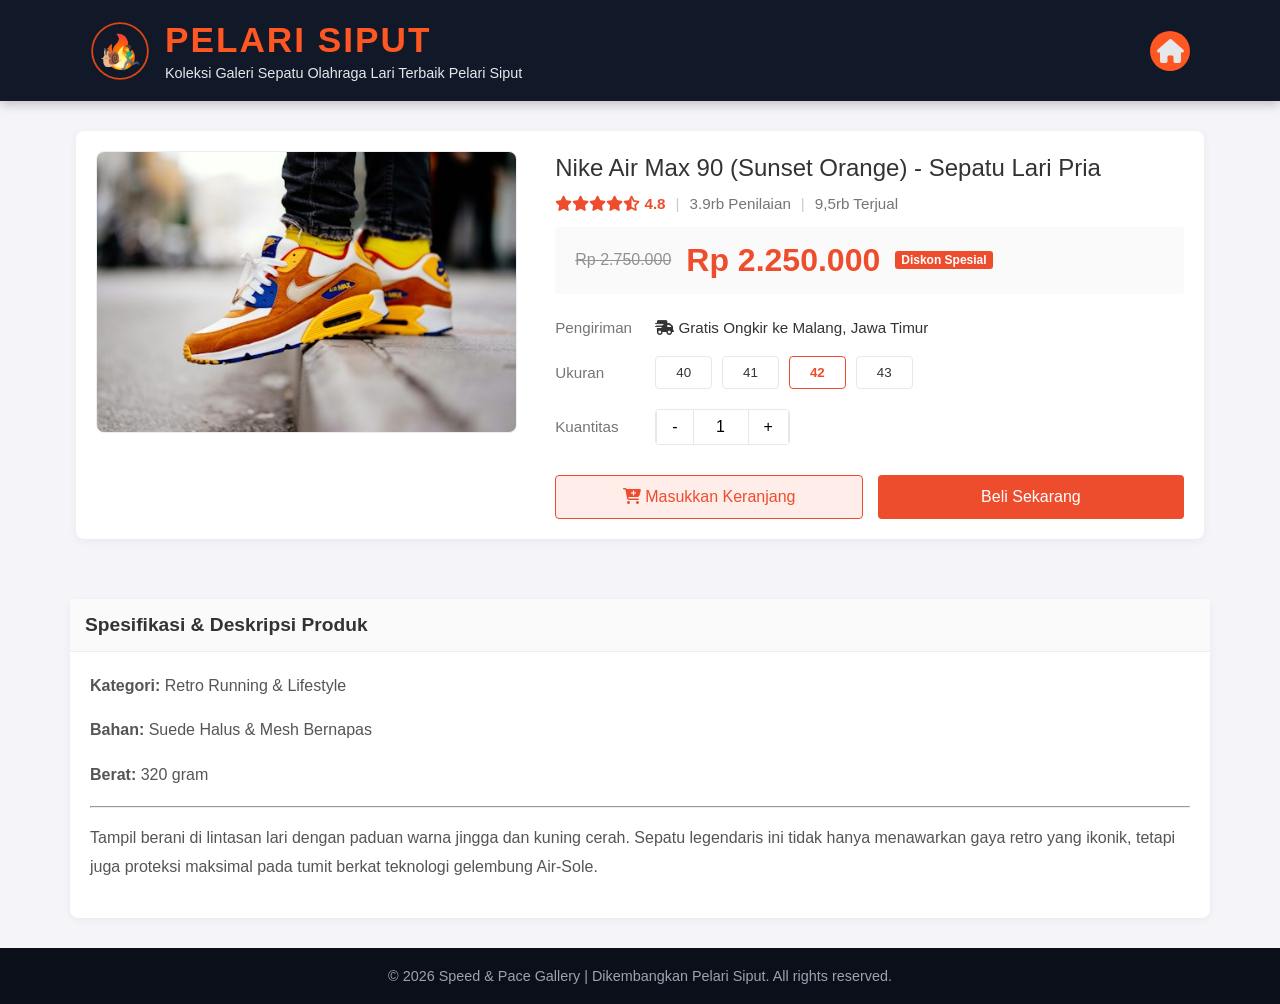
<file: pruduk8.html>
<!DOCTYPE html>
<html lang="id">
<head>
    <meta charset="UTF-8">
    <meta name="viewport" content="width=device-width, initial-scale=1.0">
    <title>Detail Produk 8 - Pelari Siput</title>
    <link rel="stylesheet" href="https://cdnjs.cloudflare.com/ajax/libs/font-awesome/6.4.0/css/all.min.css">
    <link rel="stylesheet" href="style.css">
</head>
<body>

    <header class="main-header">
        <div class="header-container">
            <div class="brand-area">
                <img src="img/logo.svg" alt="Logo Pelari Siput" class="brand-logo">
                <div class="brand-text">
                    <h1>PELARI SIPUT</h1>
                    <p>Koleksi Galeri Sepatu Olahraga Lari Terbaik Pelari Siput</p>
                </div>
            </div>
            <div class="social-links">
                <a href="index.html" title="Kembali ke Beranda" style="background-color: var(--accent-color);"><i class="fa-solid fa-home"></i></a>
            </div>
        </div>
    </header>

    <main class="product-detail-container">
        <div class="product-image-box">
            <img src="img/sepatu8.jpg" alt="Nike Air Max 90 Sunset Orange" id="main-product-img">
        </div>
        <div class="product-info-box">
            <h1 class="product-title">Nike Air Max 90 (Sunset Orange) - Sepatu Lari Pria</h1>
            <div class="product-meta">
                <span class="rating"><i class="fa-solid fa-star"></i><i class="fa-solid fa-star"></i><i class="fa-solid fa-star"></i><i class="fa-solid fa-star"></i><i class="fa-solid fa-star-half-stroke"></i> 4.8</span>
                <span class="divider">|</span><span>3.9rb Penilaian</span><span class="divider">|</span><span>9,5rb Terjual</span>
            </div>
            <div class="product-price-box">
                <span class="price-discount">Rp 2.750.000</span>
                <span class="price-final">Rp 2.250.000</span>
                <span class="badge-discount">Diskon Spesial</span>
            </div>
            <div class="product-options">
                <div class="option-row"><span class="option-label">Pengiriman</span><span class="option-value"><i class="fa-solid fa-truck-fast"></i> Gratis Ongkir ke Malang, Jawa Timur</span></div>
                <div class="option-row">
                    <span class="option-label">Ukuran</span>
                    <div class="size-buttons"><button class="size-btn">40</button><button class="size-btn">41</button><button class="size-btn active">42</button><button class="size-btn">43</button></div>
                </div>
                <div class="option-row">
                    <span class="option-label">Kuantitas</span>
                    <div class="qty-box"><button class="qty-btn">-</button><input type="text" value="1" class="qty-input"><button class="qty-btn">+</button></div>
                </div>
            </div>
            <div class="product-actions">
                <button class="btn-cart"><i class="fa-solid fa-cart-plus"></i> Masukkan Keranjang</button>
                <button class="btn-buy">Beli Sekarang</button>
            </div>
        </div>
    </main>

    <div class="product-description-container">
        <h2>Spesifikasi & Deskripsi Produk</h2>
        <div class="desc-content">
            <p><strong>Kategori:</strong> Retro Running & Lifestyle</p>
            <p><strong>Bahan:</strong> Suede Halus & Mesh Bernapas</p>
            <p><strong>Berat:</strong> 320 gram</p>
            <hr>
            <p>Tampil berani di lintasan lari dengan paduan warna jingga dan kuning cerah. Sepatu legendaris ini tidak hanya menawarkan gaya retro yang ikonik, tetapi juga proteksi maksimal pada tumit berkat teknologi gelembung Air-Sole.</p>
        </div>
    </div>

     <footer class="main-footer">
        <div class="footer-bottom">
            &copy; 2026 Speed & Pace Gallery | Dikembangkan Pelari Siput. All rights reserved.
        </div>
    </footer>
</body>
</html>
</file>
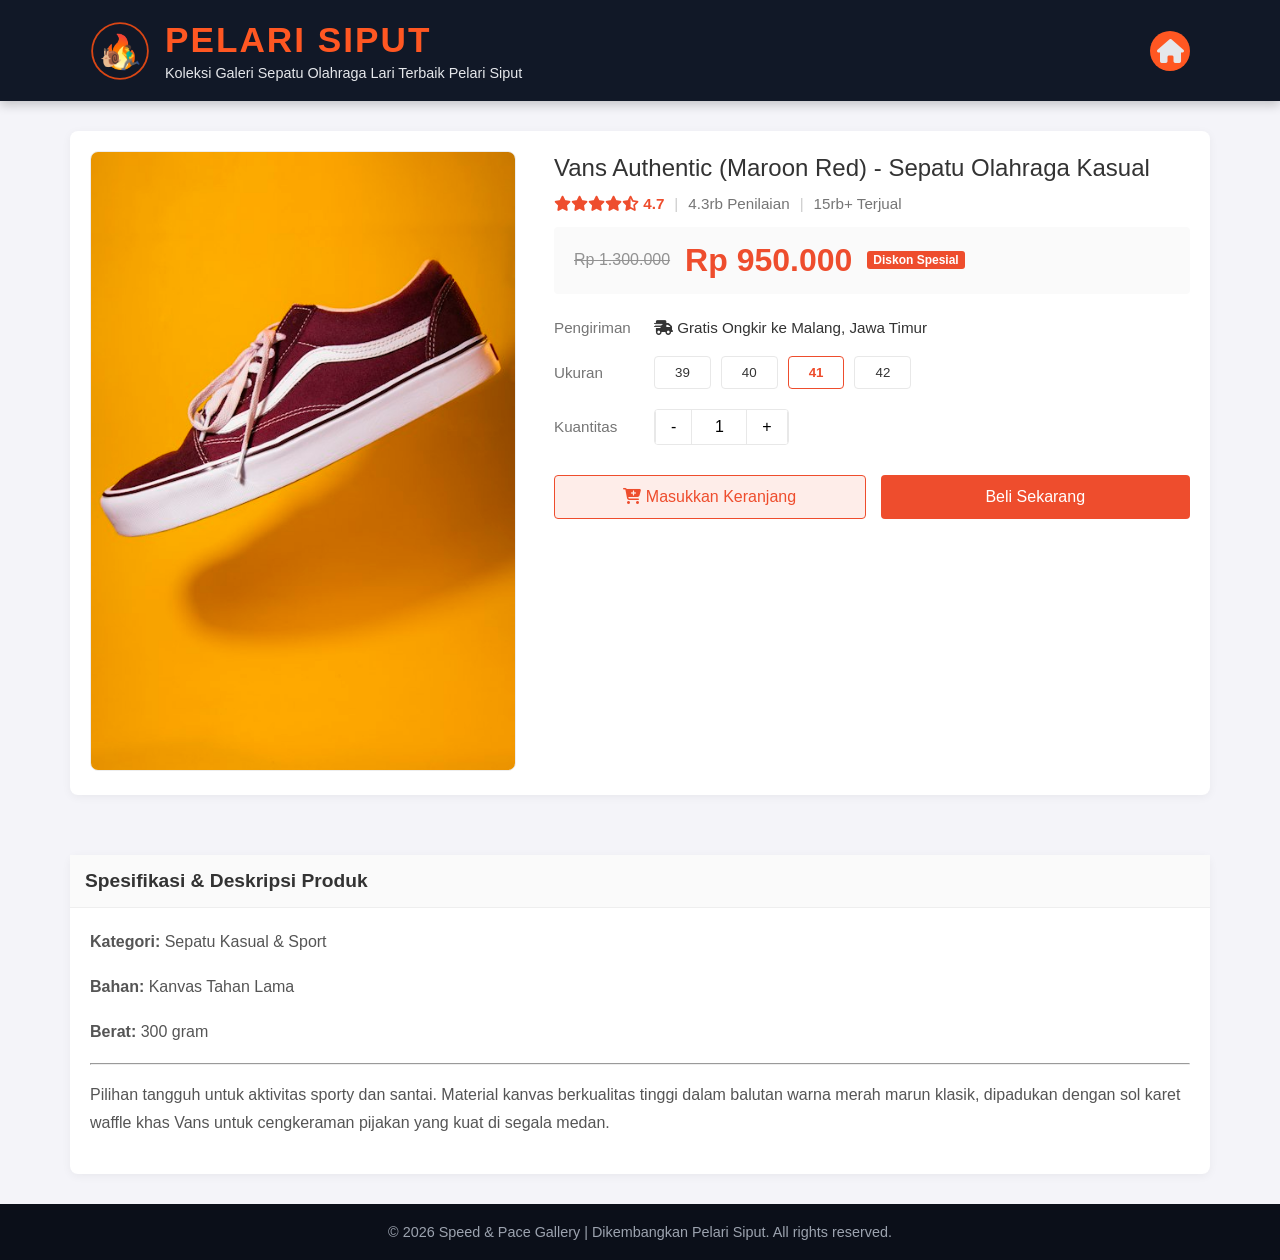
<file: pruduk9.html>
<!DOCTYPE html>
<html lang="id">
<head>
    <meta charset="UTF-8">
    <meta name="viewport" content="width=device-width, initial-scale=1.0">
    <title>Detail Produk 9 - Pelari Siput</title>
    <link rel="stylesheet" href="https://cdnjs.cloudflare.com/ajax/libs/font-awesome/6.4.0/css/all.min.css">
    <link rel="stylesheet" href="style.css">
</head>
<body>

    <header class="main-header">
        <div class="header-container">
            <div class="brand-area">
                <img src="img/logo.svg" alt="Logo Pelari Siput" class="brand-logo">
                <div class="brand-text">
                    <h1>PELARI SIPUT</h1>
                    <p>Koleksi Galeri Sepatu Olahraga Lari Terbaik Pelari Siput</p>
                </div>
            </div>
            <div class="social-links">
                <a href="index.html" title="Kembali ke Beranda" style="background-color: var(--accent-color);"><i class="fa-solid fa-home"></i></a>
            </div>
        </div>
    </header>

    <main class="product-detail-container">
        <div class="product-image-box">
            <img src="img/sepatu9.jpg" alt="Vans Authentic Maroon" id="main-product-img">
        </div>
        <div class="product-info-box">
            <h1 class="product-title">Vans Authentic (Maroon Red) - Sepatu Olahraga Kasual</h1>
            <div class="product-meta">
                <span class="rating"><i class="fa-solid fa-star"></i><i class="fa-solid fa-star"></i><i class="fa-solid fa-star"></i><i class="fa-solid fa-star"></i><i class="fa-solid fa-star-half-stroke"></i> 4.7</span>
                <span class="divider">|</span><span>4.3rb Penilaian</span><span class="divider">|</span><span>15rb+ Terjual</span>
            </div>
            <div class="product-price-box">
                <span class="price-discount">Rp 1.300.000</span>
                <span class="price-final">Rp 950.000</span>
                <span class="badge-discount">Diskon Spesial</span>
            </div>
            <div class="product-options">
                <div class="option-row"><span class="option-label">Pengiriman</span><span class="option-value"><i class="fa-solid fa-truck-fast"></i> Gratis Ongkir ke Malang, Jawa Timur</span></div>
                <div class="option-row">
                    <span class="option-label">Ukuran</span>
                    <div class="size-buttons"><button class="size-btn">39</button><button class="size-btn">40</button><button class="size-btn active">41</button><button class="size-btn">42</button></div>
                </div>
                <div class="option-row">
                    <span class="option-label">Kuantitas</span>
                    <div class="qty-box"><button class="qty-btn">-</button><input type="text" value="1" class="qty-input"><button class="qty-btn">+</button></div>
                </div>
            </div>
            <div class="product-actions">
                <button class="btn-cart"><i class="fa-solid fa-cart-plus"></i> Masukkan Keranjang</button>
                <button class="btn-buy">Beli Sekarang</button>
            </div>
        </div>
    </main>

    <div class="product-description-container">
        <h2>Spesifikasi & Deskripsi Produk</h2>
        <div class="desc-content">
            <p><strong>Kategori:</strong> Sepatu Kasual & Sport</p>
            <p><strong>Bahan:</strong> Kanvas Tahan Lama</p>
            <p><strong>Berat:</strong> 300 gram</p>
            <hr>
            <p>Pilihan tangguh untuk aktivitas sporty dan santai. Material kanvas berkualitas tinggi dalam balutan warna merah marun klasik, dipadukan dengan sol karet waffle khas Vans untuk cengkeraman pijakan yang kuat di segala medan.</p>
        </div>
    </div>

     <footer class="main-footer">
        <div class="footer-bottom">
            &copy; 2026 Speed & Pace Gallery | Dikembangkan Pelari Siput. All rights reserved.
        </div>
    </footer>
</body>
</html>
</file>
<file: style.css>
/* Pengaturan Warna Tema Sporty */
:root {
    --bg-color: #f4f4f9;
    --header-footer-bg: #111827;
    --accent-color: #ff5722; 
    --text-color: #e5e7eb;
    --text-muted: #9ca3af;
}

body {
    font-family: 'Segoe UI', Tahoma, Geneva, Verdana, sans-serif;
    background-color: var(--bg-color);
    margin: 0; padding: 0;
    display: flex; flex-direction: column; min-height: 100vh;
}

/* --- HEADER BARU --- */
.main-header {
    background-color: var(--header-footer-bg);
    padding: 20px 0;
    box-shadow: 0 4px 10px rgba(0,0,0,0.2);
}

.header-container {
    max-width: 1100px; margin: 0 auto; padding: 0 20px;
    display: flex; justify-content: space-between; align-items: center;
    flex-wrap: wrap; /* Agar rapi di HP */
}

.brand-area h1 { margin: 0; font-size: 2.2rem; color: var(--accent-color); letter-spacing: 2px; }
.brand-area p { margin: 5px 0 0 0; color: var(--text-color); font-size: 0.9rem; }

.social-links { display: flex; gap: 15px; }
.social-links a {
    color: var(--text-color); font-size: 1.5rem; transition: 0.3s;
    width: 40px; height: 40px; border-radius: 50%; background-color: rgba(255,255,255,0.1);
    display: flex; justify-content: center; align-items: center; text-decoration: none;
}
.social-links a:hover { color: white; background-color: var(--accent-color); transform: translateY(-3px); }

/* --- GALERI --- */
.gallery-container {
    display: grid; grid-template-columns: repeat(3, 1fr); gap: 20px;
    padding: 40px 20px; max-width: 1100px; margin: 0 auto; flex-grow: 1;
}

.gallery-item {
    overflow: hidden; border-radius: 10px; box-shadow: 0 6px 12px rgba(0,0,0,0.15); cursor: pointer;
}

.gallery-img {
    width: 100%; height: 300px; object-fit: cover; display: block; transition: transform 0.4s ease;
}

.gallery-img:hover { transform: scale(1.1); }

/* --- MODAL LIGHTBOX --- */
.lightbox-modal {
    display: none; position: fixed; z-index: 999; top: 0; left: 0; width: 100%; height: 100%;
    background-color: rgba(0, 0, 0, 0.85); align-items: center; justify-content: center; backdrop-filter: blur(5px);
}
.lightbox-content { max-width: 90%; max-height: 85%; border-radius: 8px; box-shadow: 0 0 20px var(--accent-color); }
.close-btn { position: absolute; top: 20px; right: 40px; color: white; font-size: 50px; font-weight: bold; cursor: pointer; transition: 0.3s; }
.close-btn:hover { color: var(--accent-color); }

/* --- FOOTER PROFESIONAL --- */
.main-footer {
    background-color: var(--header-footer-bg); color: var(--text-color); margin-top: auto;
}

.footer-content {
    display: grid; grid-template-columns: repeat(3, 1fr); gap: 40px;
    max-width: 1100px; margin: 0 auto; padding: 50px 20px;
}

.footer-section h2, .footer-section h3 { color: var(--accent-color); margin-bottom: 20px; }
.footer-section p { color: var(--text-muted); line-height: 1.6; margin-bottom: 10px; }
.footer-section.contact i { margin-right: 10px; color: var(--accent-color); width: 20px; }

.footer-section.links ul { list-style: none; padding: 0; margin: 0; }
.footer-section.links ul li { margin-bottom: 12px; }
.footer-section.links ul li a { color: var(--text-muted); text-decoration: none; transition: 0.3s; }
.footer-section.links ul li a:hover { color: var(--accent-color); padding-left: 5px; }

.footer-bottom {
    background-color: #0b0f19; text-align: center; padding: 20px; color: var(--text-muted); font-size: 0.9rem;
}

/* --- RESPONSIVITAS (HP & TABLET) --- */
@media (max-width: 850px) {
    .gallery-container { grid-template-columns: repeat(2, 1fr); }
    .footer-content { grid-template-columns: repeat(2, 1fr); }
    .header-container { flex-direction: column; text-align: center; gap: 15px; }
}

@media (max-width: 550px) {
    .gallery-container { grid-template-columns: 1fr; }
    .footer-content { grid-template-columns: 1fr; text-align: center; }
    .gallery-img { height: 250px; }
    .footer-section.links ul li a:hover { padding-left: 0; }
}
/* =========================================
   STYLING HALAMAN DETAIL PRODUK (SHOPEE STYLE)
   ========================================= */

.product-detail-container, .product-description-container {
    max-width: 1100px; margin: 30px auto; padding: 20px;
    background-color: white; border-radius: 8px;
    box-shadow: 0 2px 10px rgba(0,0,0,0.05); color: #333;
}

.product-detail-container {
    display: flex; gap: 40px;
}

/* Kiri: Gambar */
.product-image-box { width: 40%; }
.product-image-box img { width: 100%; border-radius: 8px; border: 1px solid #eee; }

/* Kanan: Info Utama */
.product-info-box { width: 60%; }
.product-title { font-size: 1.5rem; font-weight: 500; line-height: 1.4; margin-top: 0; margin-bottom: 10px; }

.product-meta { display: flex; gap: 10px; align-items: center; color: #757575; font-size: 0.95rem; margin-bottom: 15px; }
.product-meta .rating { color: #ee4d2d; font-weight: bold; } /* Warna Bintang Shopee */
.product-meta .divider { color: #ccc; }

.product-price-box { background-color: #fafafa; padding: 15px 20px; margin-bottom: 25px; border-radius: 4px; display: flex; align-items: center; gap: 15px; }
.price-discount { text-decoration: line-through; color: #929292; font-size: 1rem; }
.price-final { font-size: 2rem; font-weight: bold; color: #ee4d2d; }
.badge-discount { background-color: #ee4d2d; color: white; padding: 2px 6px; border-radius: 3px; font-size: 0.75rem; font-weight: bold; }

.option-row { display: flex; margin-bottom: 20px; align-items: center; }
.option-label { width: 100px; color: #757575; font-size: 0.95rem; }
.option-value { color: #333; font-size: 0.95rem; }

.size-buttons { display: flex; gap: 10px; flex-wrap: wrap; }
.size-btn { background: white; border: 1px solid #e8e8e8; padding: 8px 20px; border-radius: 4px; cursor: pointer; color: #333; transition: 0.2s; }
.size-btn:hover, .size-btn.active { border-color: #ee4d2d; color: #ee4d2d; font-weight: bold; }

.qty-box { display: flex; border: 1px solid #e8e8e8; border-radius: 4px; overflow: hidden; }
.qty-btn { background: white; border: none; padding: 8px 15px; cursor: pointer; border-right: 1px solid #e8e8e8; border-left: 1px solid #e8e8e8; font-size: 1rem; }
.qty-input { width: 50px; border: none; text-align: center; font-size: 1rem; outline: none; }

.product-actions { display: flex; gap: 15px; margin-top: 30px; }
.btn-cart { flex: 1; padding: 12px; background-color: rgba(238, 77, 45, 0.1); border: 1px solid #ee4d2d; color: #ee4d2d; font-size: 1rem; cursor: pointer; border-radius: 4px; font-weight: 500; }
.btn-buy { flex: 1; padding: 12px; background-color: #ee4d2d; border: none; color: white; font-size: 1rem; cursor: pointer; border-radius: 4px; font-weight: 500; }

/* Deskripsi Bawah */
.product-description-container h2 { font-size: 1.2rem; background-color: #fafafa; padding: 15px; margin: -20px -20px 20px -20px; border-bottom: 1px solid #eee; }
.desc-content p { line-height: 1.8; color: #555; }

/* Responsivitas HP */
@media (max-width: 800px) {
    .product-detail-container { flex-direction: column; }
    .product-image-box, .product-info-box { width: 100%; }
}

/* --- HEADER BARU --- */
.main-header {
    background-color: var(--header-footer-bg);
    padding: 20px 0;
    box-shadow: 0 4px 10px rgba(0,0,0,0.2);
}

.header-container {
    max-width: 1100px; margin: 0 auto; padding: 0 20px;
    display: flex; justify-content: space-between; align-items: center;
    flex-wrap: wrap;
}

/* Mengatur Logo dan Teks agar berjajar ke samping (Flexbox) */
.brand-area {
    display: flex;
    align-items: center;
    gap: 15px; /* Jarak antara logo dan teks */
}

/* Ukuran Logo */
.brand-logo {
    height: 60px; /* Sesuaikan tinggi logo */
    width: auto;
    border-radius: 50%; /* Membuat logo menjadi bulat jika bentuk awalnya kotak */
    object-fit: cover;
}

.brand-text h1 { margin: 0; font-size: 2.2rem; color: var(--accent-color); letter-spacing: 2px; }
.brand-text p { margin: 5px 0 0 0; color: var(--text-color); font-size: 0.9rem; }
</file>
